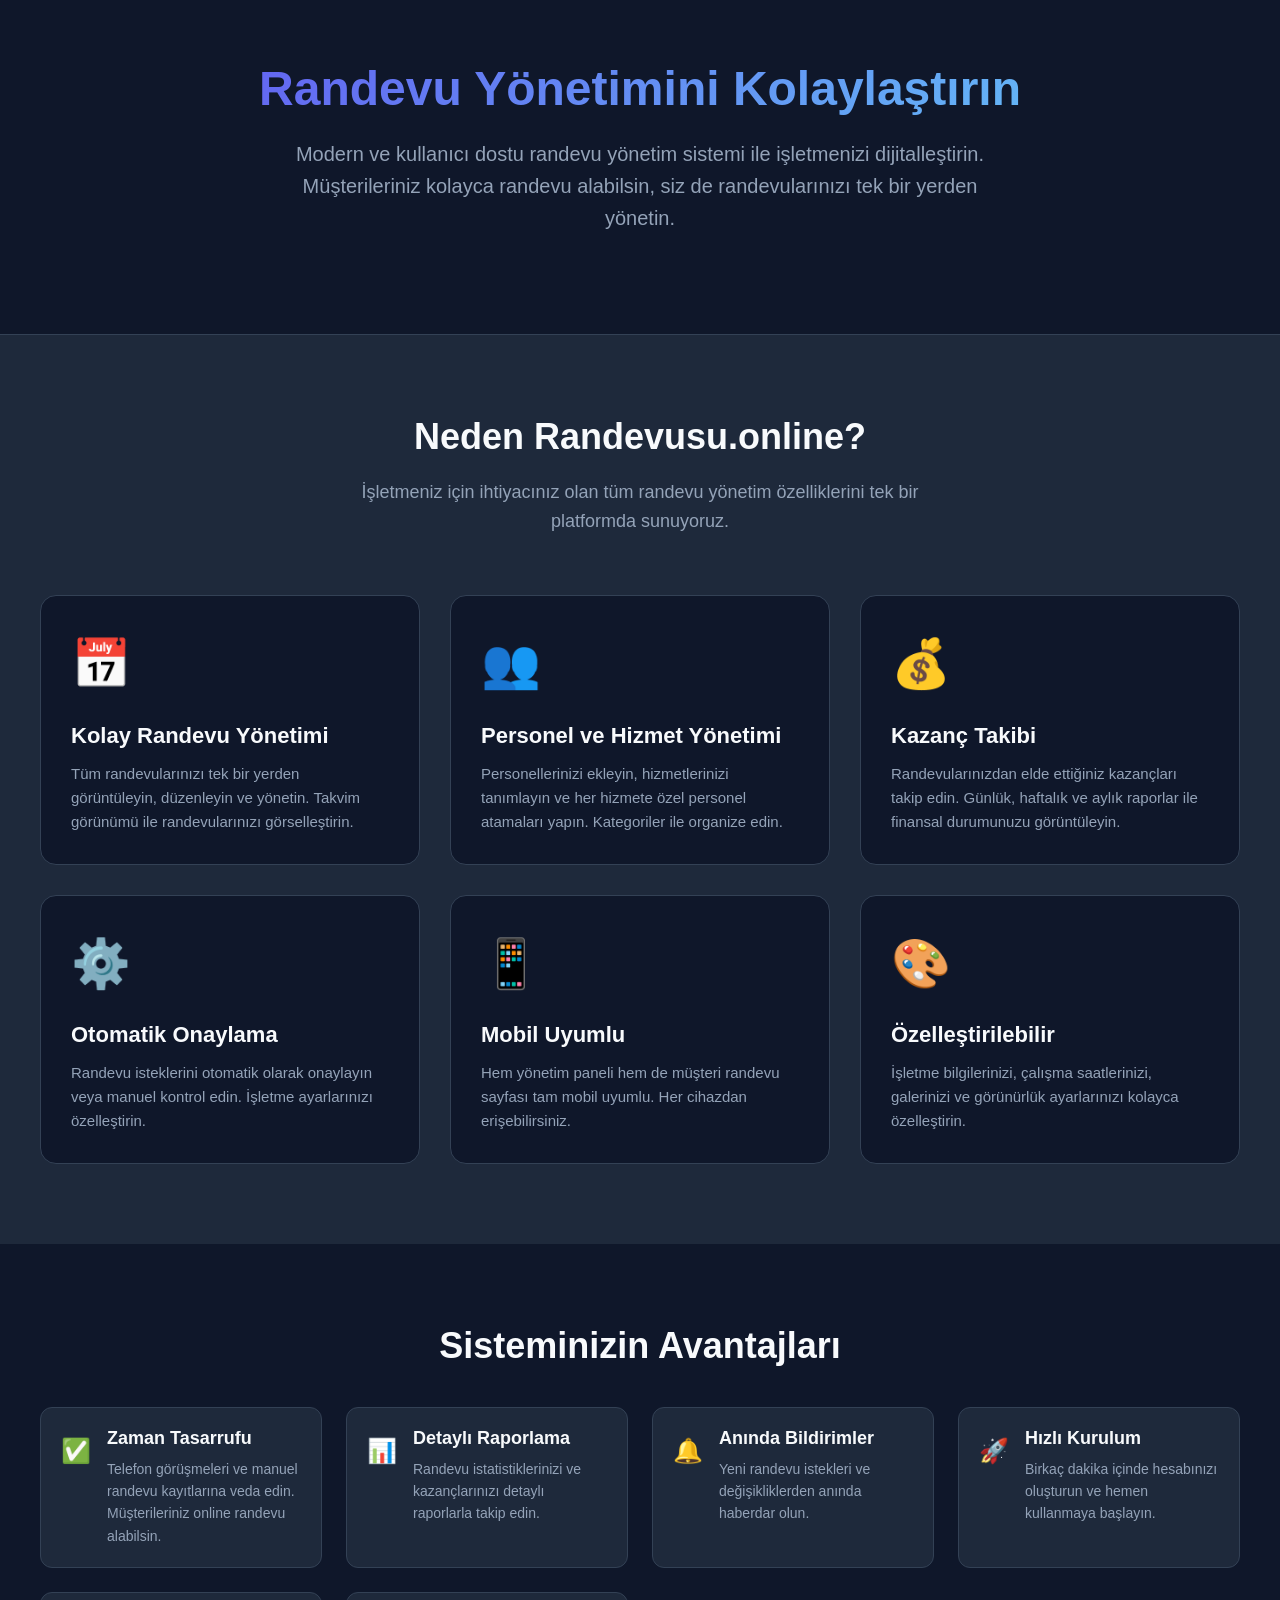
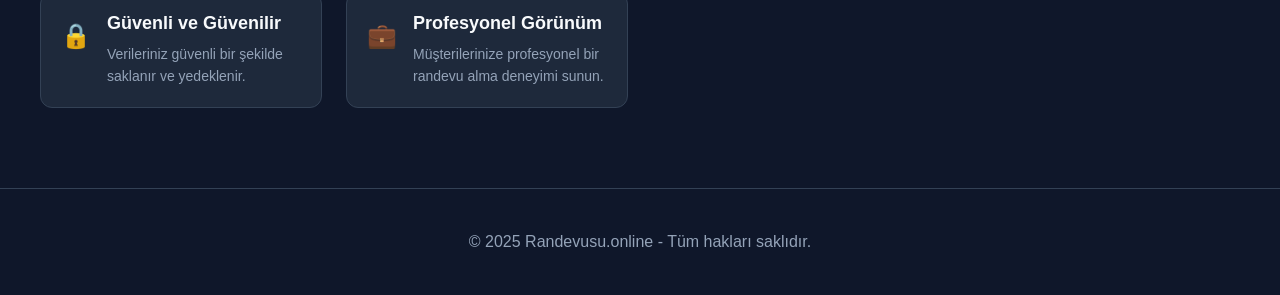
<file: index.html>
<!DOCTYPE html>
<html lang="tr">
<head>
  <meta charset="UTF-8">
  <meta name="viewport" content="width=device-width, initial-scale=1.0">
  <title>Randevusu.online - Modern Randevu Yönetim Sistemi</title>
  <link rel="stylesheet" href="./assets/css/main.css">
  <link rel="icon" type="image/png" href="favicon.png">
  <style>
    /* Landing Page Specific Styles */
    .landing-page {
      min-height: 100vh;
      display: flex;
      flex-direction: column;
      background: linear-gradient(135deg, var(--bg) 0%, var(--surface-dark) 100%);
    }

    .landing-header {
      padding: 20px 40px;
      background: var(--surface);
      border-bottom: 1px solid var(--border);
      display: flex;
      justify-content: space-between;
      align-items: center;
      position: sticky;
      top: 0;
      z-index: 100;
      box-shadow: 0 2px 8px rgba(0, 0, 0, 0.1);
    }

    .landing-logo {
      font-size: 24px;
      font-weight: 700;
      color: var(--primary);
      display: flex;
      align-items: center;
      gap: 10px;
    }

    .landing-actions {
      display: flex;
      gap: 12px;
    }

    .landing-actions .btn-primary,
    .landing-actions .btn-secondary {
      padding: 10px 24px;
      font-size: 15px;
      border-radius: 8px;
      text-decoration: none;
      display: inline-block;
      transition: all 0.3s;
      font-weight: 500;
    }

    .landing-actions .btn-secondary {
      background: transparent;
      border: 2px solid var(--border);
      color: var(--text);
    }

    .landing-actions .btn-secondary:hover {
      background: var(--bg);
      border-color: var(--primary);
      color: var(--primary);
    }

    .landing-hero {
      flex: 1;
      display: flex;
      flex-direction: column;
      justify-content: center;
      align-items: center;
      padding: 60px 40px;
      text-align: center;
      max-width: 1200px;
      margin: 0 auto;
      width: 100%;
    }

    .hero-title {
      font-size: 48px;
      font-weight: 800;
      color: var(--text);
      margin-bottom: 20px;
      line-height: 1.2;
      background: linear-gradient(135deg, var(--primary) 0%, var(--primary-light) 100%);
      -webkit-background-clip: text;
      -webkit-text-fill-color: transparent;
      background-clip: text;
    }

    .hero-subtitle {
      font-size: 20px;
      color: var(--text-muted);
      margin-bottom: 40px;
      max-width: 700px;
      line-height: 1.6;
    }

    .hero-cta {
      display: flex;
      gap: 16px;
      flex-wrap: wrap;
      justify-content: center;
      margin-bottom: 60px;
    }

    .hero-cta .btn-primary {
      padding: 16px 32px;
      font-size: 18px;
      border-radius: 12px;
      font-weight: 600;
    }

    .features-section {
      padding: 80px 40px;
      background: var(--surface);
      border-top: 1px solid var(--border);
    }

    .features-container {
      max-width: 1200px;
      margin: 0 auto;
    }

    .features-title {
      font-size: 36px;
      font-weight: 700;
      text-align: center;
      color: var(--text);
      margin-bottom: 20px;
    }

    .features-subtitle {
      text-align: center;
      color: var(--text-muted);
      font-size: 18px;
      margin-bottom: 60px;
      max-width: 600px;
      margin-left: auto;
      margin-right: auto;
    }

    .features-grid {
      display: grid;
      grid-template-columns: repeat(auto-fit, minmax(300px, 1fr));
      gap: 30px;
      margin-top: 40px;
    }

    .feature-card {
      background: var(--bg);
      padding: 30px;
      border-radius: 16px;
      border: 1px solid var(--border);
      transition: all 0.3s;
    }

    .feature-card:hover {
      transform: translateY(-5px);
      box-shadow: 0 8px 24px rgba(0, 0, 0, 0.15);
      border-color: var(--primary);
    }

    .feature-icon {
      font-size: 48px;
      margin-bottom: 20px;
      display: block;
    }

    .feature-title {
      font-size: 22px;
      font-weight: 600;
      color: var(--text);
      margin-bottom: 12px;
    }

    .feature-description {
      color: var(--text-muted);
      font-size: 15px;
      line-height: 1.6;
    }

    .benefits-section {
      padding: 80px 40px;
      background: var(--bg);
    }

    .benefits-container {
      max-width: 1200px;
      margin: 0 auto;
    }

    .benefits-title {
      font-size: 36px;
      font-weight: 700;
      text-align: center;
      color: var(--text);
      margin-bottom: 20px;
    }

    .benefits-list {
      display: grid;
      grid-template-columns: repeat(auto-fit, minmax(250px, 1fr));
      gap: 24px;
      margin-top: 40px;
    }

    .benefit-item {
      display: flex;
      align-items: flex-start;
      gap: 16px;
      padding: 20px;
      background: var(--surface);
      border-radius: 12px;
      border: 1px solid var(--border);
    }

    .benefit-icon {
      font-size: 24px;
      color: var(--primary);
      flex-shrink: 0;
      margin-top: 4px;
    }

    .benefit-content h3 {
      font-size: 18px;
      font-weight: 600;
      color: var(--text);
      margin-bottom: 8px;
    }

    .benefit-content p {
      color: var(--text-muted);
      font-size: 14px;
      line-height: 1.6;
    }

    .cta-section {
      padding: 80px 40px;
      background: linear-gradient(135deg, var(--primary) 0%, var(--primary-dark) 100%);
      text-align: center;
      color: white;
    }

    .cta-container {
      max-width: 800px;
      margin: 0 auto;
    }

    .cta-title {
      font-size: 36px;
      font-weight: 700;
      margin-bottom: 20px;
      color: white;
    }

    .cta-subtitle {
      font-size: 18px;
      margin-bottom: 40px;
      color: rgba(255, 255, 255, 0.9);
      line-height: 1.6;
    }

    .cta-buttons {
      display: flex;
      gap: 16px;
      justify-content: center;
      flex-wrap: wrap;
    }

    .cta-buttons .btn-primary,
    .cta-buttons .btn-secondary {
      padding: 16px 32px;
      font-size: 18px;
      border-radius: 12px;
      font-weight: 600;
      text-decoration: none;
      display: inline-block;
    }

    .cta-buttons .btn-secondary {
      background: white;
      color: var(--primary);
      border: 2px solid white;
    }

    .cta-buttons .btn-secondary:hover {
      background: rgba(255, 255, 255, 0.9);
      transform: translateY(-2px);
    }

    .landing-footer {
      padding: 40px;
      background: var(--surface-dark);
      border-top: 1px solid var(--border);
      text-align: center;
      color: var(--text-muted);
    }

    /* Mobile Responsive */
    @media (max-width: 768px) {
      .landing-header {
        padding: 15px 20px;
        flex-direction: column;
        gap: 15px;
      }

      .landing-actions {
        width: 100%;
        justify-content: center;
      }

      .landing-actions .btn-primary,
      .landing-actions .btn-secondary {
        flex: 1;
        text-align: center;
      }

      .hero-title {
        font-size: 32px;
      }

      .hero-subtitle {
        font-size: 18px;
      }

      .features-section,
      .benefits-section,
      .cta-section {
        padding: 60px 20px;
      }

      .features-title,
      .benefits-title,
      .cta-title {
        font-size: 28px;
      }

      .features-grid {
        grid-template-columns: 1fr;
      }

      .benefits-list {
        grid-template-columns: 1fr;
      }

      .hero-cta,
      .cta-buttons {
        flex-direction: column;
      }

      .hero-cta .btn-primary,
      .cta-buttons .btn-primary,
      .cta-buttons .btn-secondary {
        width: 100%;
      }
    }
  </style>
</head>
<body>
  <div class="landing-page">
    <!-- Header -->
    

    <!-- Hero Section -->
    <section class="landing-hero">
      <h1 class="hero-title">Randevu Yönetimini Kolaylaştırın</h1>
      <p class="hero-subtitle">
        Modern ve kullanıcı dostu randevu yönetim sistemi ile işletmenizi dijitalleştirin. 
        Müşterileriniz kolayca randevu alabilsin, siz de randevularınızı tek bir yerden yönetin.
      </p>
      
    </section>

    <!-- Features Section -->
    <section class="features-section" id="features">
      <div class="features-container">
        <h2 class="features-title">Neden Randevusu.online?</h2>
        <p class="features-subtitle">
          İşletmeniz için ihtiyacınız olan tüm randevu yönetim özelliklerini tek bir platformda sunuyoruz.
        </p>
        <div class="features-grid">
          <div class="feature-card">
            <span class="feature-icon">📅</span>
            <h3 class="feature-title">Kolay Randevu Yönetimi</h3>
            <p class="feature-description">
              Tüm randevularınızı tek bir yerden görüntüleyin, düzenleyin ve yönetin. 
              Takvim görünümü ile randevularınızı görselleştirin.
            </p>
          </div>
          <div class="feature-card">
            <span class="feature-icon">👥</span>
            <h3 class="feature-title">Personel ve Hizmet Yönetimi</h3>
            <p class="feature-description">
              Personellerinizi ekleyin, hizmetlerinizi tanımlayın ve her hizmete özel 
              personel atamaları yapın. Kategoriler ile organize edin.
            </p>
          </div>
          <div class="feature-card">
            <span class="feature-icon">💰</span>
            <h3 class="feature-title">Kazanç Takibi</h3>
            <p class="feature-description">
              Randevularınızdan elde ettiğiniz kazançları takip edin. 
              Günlük, haftalık ve aylık raporlar ile finansal durumunuzu görüntüleyin.
            </p>
          </div>
          <div class="feature-card">
            <span class="feature-icon">⚙️</span>
            <h3 class="feature-title">Otomatik Onaylama</h3>
            <p class="feature-description">
              Randevu isteklerini otomatik olarak onaylayın veya manuel kontrol edin. 
              İşletme ayarlarınızı özelleştirin.
            </p>
          </div>
          <div class="feature-card">
            <span class="feature-icon">📱</span>
            <h3 class="feature-title">Mobil Uyumlu</h3>
            <p class="feature-description">
              Hem yönetim paneli hem de müşteri randevu sayfası tam mobil uyumlu. 
              Her cihazdan erişebilirsiniz.
            </p>
          </div>
          <div class="feature-card">
            <span class="feature-icon">🎨</span>
            <h3 class="feature-title">Özelleştirilebilir</h3>
            <p class="feature-description">
              İşletme bilgilerinizi, çalışma saatlerinizi, galerinizi ve görünürlük 
              ayarlarınızı kolayca özelleştirin.
            </p>
          </div>
        </div>
      </div>
    </section>

    <!-- Benefits Section -->
    <section class="benefits-section">
      <div class="benefits-container">
        <h2 class="benefits-title">Sisteminizin Avantajları</h2>
        <div class="benefits-list">
          <div class="benefit-item">
            <span class="benefit-icon">✅</span>
            <div class="benefit-content">
              <h3>Zaman Tasarrufu</h3>
              <p>Telefon görüşmeleri ve manuel randevu kayıtlarına veda edin. 
              Müşterileriniz online randevu alabilsin.</p>
            </div>
          </div>
          <div class="benefit-item">
            <span class="benefit-icon">📊</span>
            <div class="benefit-content">
              <h3>Detaylı Raporlama</h3>
              <p>Randevu istatistiklerinizi ve kazançlarınızı detaylı raporlarla 
              takip edin.</p>
            </div>
          </div>
          <div class="benefit-item">
            <span class="benefit-icon">🔔</span>
            <div class="benefit-content">
              <h3>Anında Bildirimler</h3>
              <p>Yeni randevu istekleri ve değişikliklerden anında haberdar olun.</p>
            </div>
          </div>
          <div class="benefit-item">
            <span class="benefit-icon">🚀</span>
            <div class="benefit-content">
              <h3>Hızlı Kurulum</h3>
              <p>Birkaç dakika içinde hesabınızı oluşturun ve hemen kullanmaya başlayın.</p>
            </div>
          </div>
          <div class="benefit-item">
            <span class="benefit-icon">🔒</span>
            <div class="benefit-content">
              <h3>Güvenli ve Güvenilir</h3>
              <p>Verileriniz güvenli bir şekilde saklanır ve yedeklenir.</p>
            </div>
          </div>
          <div class="benefit-item">
            <span class="benefit-icon">💼</span>
            <div class="benefit-content">
              <h3>Profesyonel Görünüm</h3>
              <p>Müşterilerinize profesyonel bir randevu alma deneyimi sunun.</p>
            </div>
          </div>
        </div>
      </div>
    </section>

    <!-- Footer -->
    <footer class="landing-footer">
      <p>&copy; 2025 Randevusu.online - Tüm hakları saklıdır.</p>
    </footer>
  </div>

  <script>
    // Smooth scroll for anchor links
    document.querySelectorAll('a[href^="#"]').forEach(anchor => {
      anchor.addEventListener('click', function (e) {
        e.preventDefault();
        const target = document.querySelector(this.getAttribute('href'));
        if (target) {
          target.scrollIntoView({
            behavior: 'smooth',
            block: 'start'
          });
        }
      });
    });
  </script>
</body>
</html>
</file>
<file: assets/css/main.css>
/* ============================================
   MAIN STYLESHEET - Professional Structure
   ============================================ */

/* ===== CSS VARIABLES & THEMES ===== */
:root {
  /* Modern Dark Theme (Default) */
  --primary: #6366F1;
  --primary-dark: #4F46E5;
  --primary-light: #64B5F6;

  --text: #F8FAFC;
  --text-light: #CBD5E1;
  --text-muted: #94A3B8;
  --bg: #0F172A;
  --surface: #1E293B;
  --surface-variant: #334155;
  --surface-dark: #0F172A;
  --border: #334155;
  --border-light: #475569;
  --shadow: rgba(0, 0, 0, 0.4);
  --shadow-lg: rgba(0, 0, 0, 0.6);
  --success: #10B981;
  --error: #EF4444;
  --on-surface: #F8FAFC;
  --on-background: #F8FAFC;
  
  /* Additional theme colors */
  --accent: #3b82f6;
  --accent-light: #60a5fa;
  --accent-dark: #2563eb;
  --muted: #9ca3af;
  --secondary: #03A9F4;
}

/* Modern Light Theme */
[data-theme="light"] {
  --primary: #6366F1;
  --primary-dark: #4F46E5;
  --primary-light: #64B5F6;

  --text: #0F172A;
  --text-light: #475569;
  --text-muted: #64748B;
  --bg: #F8FAFC;
  --surface: #FFFFFF;
  --surface-variant: #F1F5F9;
  --surface-dark: #E2E8F0;
  --border: #E2E8F0;
  --border-light: #CBD5E1;
  --shadow: rgba(0, 0, 0, 0.08);
  --shadow-lg: rgba(0, 0, 0, 0.15);
  --success: #10B981;
  --error: #EF4444;
  --on-surface: #0F172A;
  --on-background: #0F172A;
  
  --accent: #3b82f6;
  --accent-light: #60a5fa;
  --accent-dark: #2563eb;
  --muted: #666;
  --secondary: #03A9F4;
}

/* Color Themes */
[data-color-theme="blue"] {
  --primary: #2196F3;
  --primary-dark: #1976D2;
  --primary-light: #64B5F6;
  --accent: #2196F3;
  --accent-light: #64B5F6;
  --accent-dark: #1976D2;
}

[data-color-theme="purple"] {
  --primary: #9C27B0;
  --primary-dark: #7B1FA2;
  --primary-light: #BA68C8;
  --accent: #9C27B0;
  --accent-light: #BA68C8;
  --accent-dark: #7B1FA2;
}

[data-color-theme="green"] {
  --primary: #4CAF50;
  --primary-dark: #388E3C;
  --primary-light: #81C784;
  --accent: #4CAF50;
  --accent-light: #81C784;
  --accent-dark: #388E3C;
}

[data-color-theme="orange"] {
  --primary: #FF9800;
  --primary-dark: #F57C00;
  --primary-light: #FFB74D;
  --accent: #FF9800;
  --accent-light: #FFB74D;
  --accent-dark: #F57C00;
}

[data-color-theme="red"] {
  --primary: #F44336;
  --primary-dark: #D32F2F;
  --primary-light: #E57373;
  --accent: #F44336;
  --accent-light: #E57373;
  --accent-dark: #D32F2F;
}

[data-color-theme="pink"] {
  --primary: #E91E63;
  --primary-dark: #C2185B;
  --primary-light: #F48FB1;
  --accent: #E91E63;
  --accent-light: #F48FB1;
  --accent-dark: #C2185B;
}

[data-color-theme="teal"] {
  --primary: #009688;
  --primary-dark: #00796B;
  --primary-light: #4DB6AC;
  --accent: #009688;
  --accent-light: #4DB6AC;
  --accent-dark: #00796B;
}

[data-color-theme="indigo"] {
  --primary: #3F51B5;
  --primary-dark: #303F9F;
  --primary-light: #7986CB;
  --accent: #3F51B5;
  --accent-light: #7986CB;
  --accent-dark: #303F9F;
}

/* ===== RESET & BASE STYLES ===== */
* {
  margin: 0;
  padding: 0;
  box-sizing: border-box;
}

html, body {
  height: 100%;
  font-family: "Inter", -apple-system, BlinkMacSystemFont, 'Segoe UI', Roboto, 'Helvetica Neue', Arial, sans-serif;
  background: var(--bg);
  color: var(--text);
  line-height: 1.6;
  transition: background 0.3s, color 0.3s;
}

body {
  margin: 0;
  min-height: 100vh;
}

/* Scrollbar */
::-webkit-scrollbar {
  width: 8px;
  height: 8px;
}

::-webkit-scrollbar-thumb {
  background-color: rgba(100, 100, 100, 0.3);
  border-radius: 4px;
}

::-webkit-scrollbar-thumb:hover {
  background-color: rgba(100, 100, 100, 0.5);
}

::-webkit-scrollbar-track {
  background: transparent;
}

/* ===== TYPOGRAPHY ===== */
h1, h2, h3, h4, h5, h6 {
  font-weight: 600;
  line-height: 1.2;
  margin-bottom: 0.5em;
  color: var(--on-surface);
}

/* ===== BUTTONS ===== */
button {
  cursor: pointer;
  border: none;
  outline: none;
  font-family: inherit;
  transition: all 0.2s ease;
}

.btn-primary {
  background: var(--primary, #2196F3);
  color: white;
  padding: 9px 15px;
  border-radius: 8px;
  font-weight: 500;
  font-size: 14px;
  cursor: pointer;
  border: none;
  transition: all 0.2s;
  box-shadow: 0 2px 4px rgba(0,0,0,0.1);
}

.btn-primary:hover:not(:disabled) {
  background: var(--primary-dark, #1976D2);
  transform: translateY(-1px);
  box-shadow: 0 4px 8px rgba(0,0,0,0.15);
}

.btn-primary:disabled {
  opacity: 0.6;
  cursor: not-allowed;
  transform: none;
}

.btn-secondary {
  background: var(--border);
  color: var(--text);
  padding: 8px 14px;
  border-radius: 8px;
  border: 1px solid var(--border);
  font-weight: 500;
  cursor: pointer;
  transition: 0.2s;
  font-size: 14px;
}

.btn-secondary:hover {
  background: var(--surface);
  border-color: var(--border-light);
}

.btn-danger {
  background: #ef4444;
  color: white;
  padding: 6px 12px;
  border-radius: 6px;
  border: none;
  font-weight: 500;
  cursor: pointer;
  transition: 0.2s;
  font-size: 13px;
}

.btn-danger:hover {
  background: #dc2626;
}

.btn-small {
  padding: 4px 8px;
  font-size: 12px;
}

.btn-edit {
  background: var(--accent);
  color: white;
  padding: 6px 12px;
  border-radius: 6px;
  border: none;
  font-weight: 500;
  cursor: pointer;
  transition: 0.2s;
  font-size: 13px;
  margin-right: 5px;
}

.btn-edit:hover {
  opacity: 0.9;
}

/* ===== FORMS ===== */
input, select, textarea {
  background: var(--surface);
  border: 1px solid var(--border);
  border-radius: 8px;
  padding: 9px 12px;
  font-size: 15px;
  width: 100%;
  color: var(--text);
  font-family: inherit;
  transition: border-color 0.2s, outline 0.2s, background 0.3s;
}

input:focus, select:focus, textarea:focus {
  outline: 2px solid var(--accent);
  outline-offset: 2px;
  border-color: var(--accent);
}

.form-group {
  margin-bottom: 15px;
}

.form-group label {
  display: block;
  margin-bottom: 6px;
  font-weight: 500;
  color: var(--text);
  font-size: 14px;
}

.form-row {
  display: grid;
  grid-template-columns: repeat(auto-fit, minmax(200px, 1fr));
  gap: 15px;
}

.form-group-modern {
  margin-bottom: 20px;
}

.form-group-modern label {
  display: block;
  margin-bottom: 8px;
  font-weight: 600;
  color: var(--text);
  font-size: 14px;
}

.form-group-modern input,
.form-group-modern select,
.form-group-modern textarea {
  width: 100%;
  padding: 12px 16px;
  border: 2px solid var(--border);
  border-radius: 10px;
  background: var(--surface);
  color: var(--text);
  font-size: 15px;
  transition: all 0.2s;
}

.form-group-modern input:focus,
.form-group-modern select:focus,
.form-group-modern textarea:focus {
  outline: none;
  border-color: var(--accent);
  box-shadow: 0 0 0 3px rgba(59, 130, 246, 0.1);
}

.form-group-modern textarea {
  resize: vertical;
  min-height: 100px;
}

/* ===== CARDS ===== */
.card {
  background: var(--surface);
  border-radius: 16px;
  padding: 24px;
  border: 1px solid var(--border);
  box-shadow: 0 2px 8px var(--shadow);
  transition: all 0.3s cubic-bezier(0.4, 0, 0.2, 1);
  position: relative;
  overflow: hidden;
}

.card::before {
  content: '';
  position: absolute;
  top: 0;
  left: 0;
  right: 0;
  height: 3px;
  background: linear-gradient(90deg, var(--primary), var(--primary-light));
  opacity: 0;
  transition: opacity 0.3s;
}

.card:hover {
  transform: translateY(-4px);
  box-shadow: 0 8px 16px var(--shadow-lg);
  border-color: var(--primary);
}

.card:hover::before {
  opacity: 1;
}

.card h2 {
  font-size: 1.5rem;
  margin-bottom: 20px;
  color: var(--on-surface);
  font-weight: 500;
  letter-spacing: -0.02em;
  text-align: center;
}

.card h3 {
  font-size: 1.2rem;
  margin-bottom: 12px;
  color: var(--on-surface);
  font-weight: 500;
  text-align: center;
}

.modern-card {
  background: var(--surface);
  border-radius: 16px;
  padding: 24px;
  box-shadow: 0 2px 8px rgba(0, 0, 0, 0.06);
  border: 1px solid var(--border);
  margin-top: 30px;
}

.card-header {
  display: flex;
  justify-content: space-between;
  align-items: center;
  margin-bottom: 20px;
  padding-bottom: 16px;
  border-bottom: 1px solid var(--border);
  flex-wrap: wrap;
  gap: 15px;
}

.card-header h3 {
  font-size: 18px;
  font-weight: 600;
  color: var(--text);
  margin: 0;
}

/* ===== UTILITY CLASSES ===== */
.container {
  max-width: 1200px;
  margin: 0 auto;
  padding: 15px;
}

.text-center { text-align: center; }
.text-right { text-align: right; }
.mt-1 { margin-top: 5px; }
.mt-2 { margin-top: 10px; }
.mt-3 { margin-top: 20px; }
.mt-4 { margin-top: 30px; }
.mb-1 { margin-bottom: 5px; }
.mb-2 { margin-bottom: 10px; }
.mb-3 { margin-bottom: 20px; }
.p-2 { padding: 10px; }
.p-3 { padding: 20px; }
.rounded { border-radius: 8px; }
.shadow { box-shadow: 0 2px 6px rgba(0,0,0,0.05); }
.hidden { display: none !important; }

.error {
  background: rgba(239, 68, 68, 0.1);
  color: var(--error);
  padding: 12px;
  border-radius: 8px;
  margin-bottom: 15px;
  font-size: 14px;
  border: 1px solid var(--error);
}

.success {
  background: rgba(16, 185, 129, 0.1);
  color: var(--success);
  padding: 12px;
  border-radius: 8px;
  margin-bottom: 15px;
  font-size: 14px;
  border: 1px solid var(--success);
}

.loading,
.empty-state {
  text-align: center;
  padding: 40px 20px;
  color: var(--text-muted);
  font-size: 14px;
}

.loader {
  margin: 50px auto;
  border: 4px solid var(--border);
  border-top: 4px solid var(--accent);
  border-radius: 50%;
  width: 36px;
  height: 36px;
  animation: spin 0.8s linear infinite;
}

@keyframes spin {
  to { transform: rotate(360deg); }
}

/* ===== TABLES ===== */
.table-wrapper {
  background: var(--surface);
  border-radius: 12px;
  box-shadow: 0 2px 10px rgba(0,0,0,0.05);
  margin-top: 30px;
  padding: 18px;
  overflow-x: auto;
  border: 1px solid var(--border);
}

.table-wrapper h3 {
  margin-bottom: 15px;
  font-size: 17px;
  color: var(--text);
  font-weight: 600;
}

table {
  width: 100%;
  border-collapse: collapse;
  font-size: 15px;
}

th {
  text-align: left;
  background: var(--bg);
  color: var(--muted);
  font-weight: 600;
  padding: 12px;
  border-bottom: 2px solid var(--border);
  font-size: 13px;
  text-transform: uppercase;
  letter-spacing: 0.5px;
}

td {
  padding: 12px;
  border-bottom: 1px solid var(--border);
  color: var(--text);
}

tr:hover td {
  background: var(--bg);
}

tr:last-child td {
  border-bottom: none;
}

/* ===== STATUS BADGES ===== */
.status-badge {
  display: inline-block;
  padding: 6px 12px;
  border-radius: 12px;
  font-size: 12px;
  font-weight: 600;
  text-transform: uppercase;
  letter-spacing: 0.5px;
}

.status-pending {
  background: rgba(251, 191, 36, 0.2);
  color: #f59e0b;
  border: 1px solid rgba(251, 191, 36, 0.3);
}

.status-confirmed {
  background: rgba(59, 130, 246, 0.2);
  color: #3b82f6;
  border: 1px solid rgba(59, 130, 246, 0.3);
}

.status-completed {
  background: rgba(34, 197, 94, 0.2);
  color: #22c55e;
  border: 1px solid rgba(34, 197, 94, 0.3);
}

.status-cancelled {
  background: rgba(239, 68, 68, 0.2);
  color: #ef4444;
  border: 1px solid rgba(239, 68, 68, 0.3);
}

[data-theme="dark"] .status-pending {
  background: rgba(251, 191, 36, 0.15);
  color: #fbbf24;
}

[data-theme="dark"] .status-confirmed {
  background: rgba(59, 130, 246, 0.15);
  color: #60a5fa;
}

[data-theme="dark"] .status-completed {
  background: rgba(34, 197, 94, 0.15);
  color: #4ade80;
}

[data-theme="dark"] .status-cancelled {
  background: rgba(239, 68, 68, 0.15);
  color: #f87171;
}

/* ===== MODAL ===== */
.modal-overlay {
  display: none;
  position: fixed;
  top: 0;
  left: 0;
  width: 100%;
  height: 100%;
  background: rgba(0, 0, 0, 0.5);
  z-index: 1000;
  backdrop-filter: blur(4px);
  opacity: 0;
  transition: opacity 0.3s ease;
  align-items: center;
  justify-content: center;
}

.modal-overlay.active {
  display: flex;
  opacity: 1;
}

.modal {
  background: var(--surface);
  border-radius: 16px;
  padding: 32px;
  max-width: 600px;
  width: 90%;
  max-height: 90vh;
  overflow-y: auto;
  box-shadow: 0 20px 60px rgba(0, 0, 0, 0.3);
  transform: scale(0.9);
  transition: transform 0.3s ease;
  border: 1px solid var(--border);
}

.modal-overlay.active .modal {
  transform: scale(1);
}

.modal-header {
  display: flex;
  justify-content: space-between;
  align-items: center;
  margin-bottom: 24px;
  padding-bottom: 16px;
  border-bottom: 1px solid var(--border);
}

.modal-header h4 {
  font-size: 20px;
  font-weight: 600;
  color: var(--text);
  margin: 0;
}

.modal-close {
  background: transparent;
  border: none;
  font-size: 24px;
  color: var(--muted);
  cursor: pointer;
  padding: 0;
  width: 32px;
  height: 32px;
  display: flex;
  align-items: center;
  justify-content: center;
  border-radius: 8px;
  transition: all 0.2s;
}

.modal-close:hover {
  background: var(--bg);
  color: var(--text);
}

.modal-body {
  margin-bottom: 24px;
}

.modal-footer {
  display: flex;
  gap: 12px;
  justify-content: flex-end;
  padding-top: 16px;
  border-top: 1px solid var(--border);
}

/* ===== ANIMATIONS ===== */
.fade-in {
  animation: fadeIn 0.3s ease-in;
}

@keyframes fadeIn {
  from { opacity: 0; transform: translateY(10px); }
  to { opacity: 1; transform: translateY(0); }
}

/* ===== SPECIFIC STYLES ===== */
/* Public and Dashboard styles are loaded separately in HTML */
</file>
